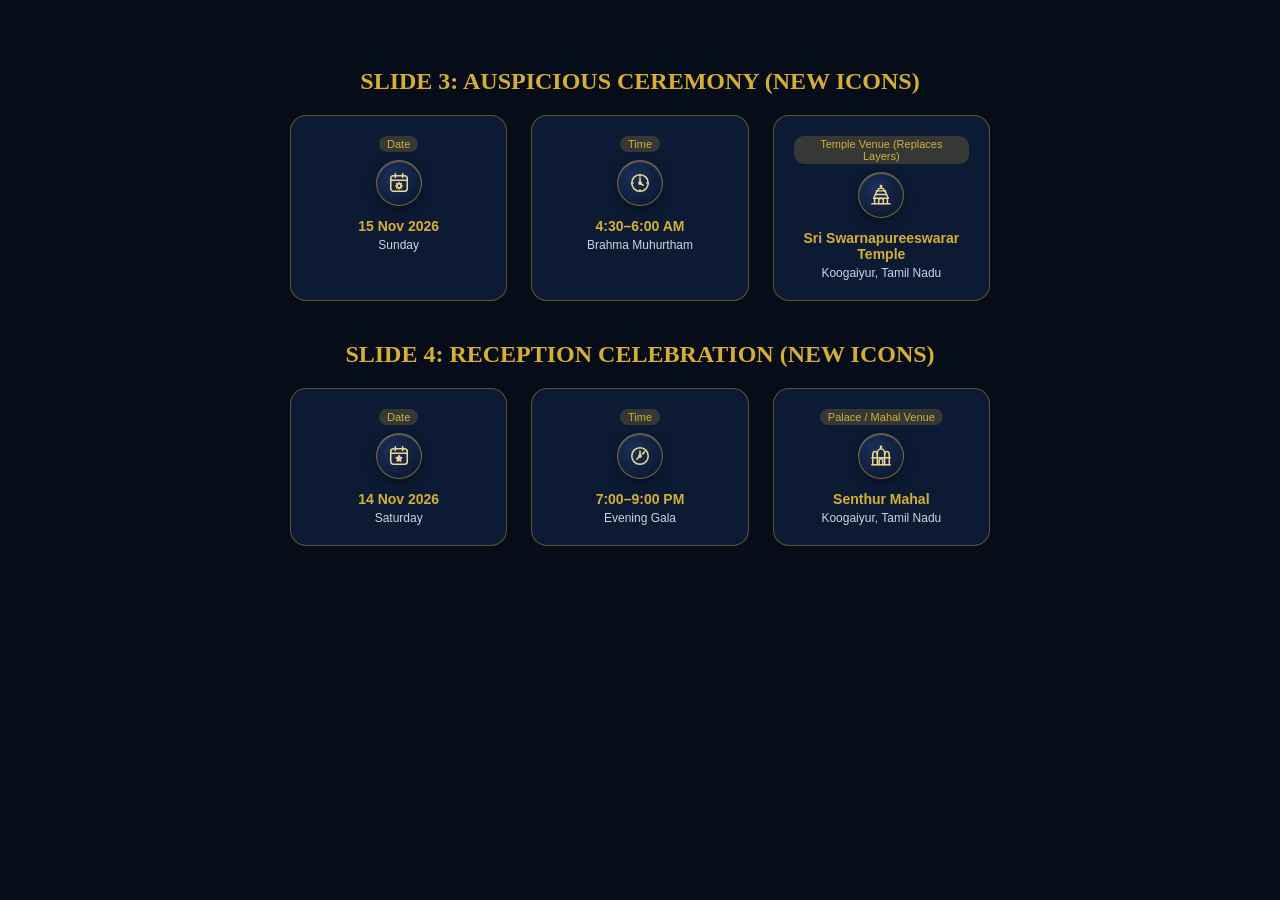
<file: Dinesh & Kayathri/scratch/test_svg_icons.html>
<!DOCTYPE html>
<html>
<head>
<meta charset="utf-8">
<style>
  body {
    background: #060c18;
    color: #fff;
    font-family: 'Poppins', sans-serif;
    padding: 40px;
    display: flex;
    flex-direction: column;
    align-items: center;
  }
  h2 { color: #d4af37; margin-bottom: 20px; font-family: 'Cinzel Decorative', serif; }
  .grid {
    display: grid;
    grid-template-columns: repeat(3, 1fr);
    gap: 24px;
    max-width: 700px;
    width: 100%;
  }
  .card {
    background: rgba(16, 30, 61, 0.8);
    border: 1px solid rgba(212, 175, 55, 0.4);
    border-radius: 16px;
    padding: 20px;
    display: flex;
    flex-direction: column;
    align-items: center;
    text-align: center;
  }
  .event-icon-circle {
    width: 44px;
    height: 44px;
    border-radius: 50%;
    background: radial-gradient(circle at 35% 35%, #1b2f5b, #0a1326);
    color: #edd88b;
    display: flex;
    align-items: center;
    justify-content: center;
    border: 1.5px solid rgba(212, 175, 55, 0.5);
    box-shadow: 0 4px 14px rgba(0,0,0,0.4), inset 0 1px 1px rgba(255,243,196,0.3);
    margin-bottom: 12px;
  }
  .title { font-size: 14px; color: #d4af37; font-weight: 600; }
  .sub { font-size: 12px; color: #cbd5e1; margin-top: 4px; }
  .badge { font-size: 11px; background: rgba(212, 175, 55, 0.2); color: #d4af37; padding: 2px 8px; border-radius: 10px; margin-bottom: 8px; }
</style>
</head>
<body>
  <h2>SLIDE 3: AUSPICIOUS CEREMONY (NEW ICONS)</h2>
  <div class="grid">
    <!-- Date -->
    <div class="card">
      <span class="badge">Date</span>
      <div class="event-icon-circle">
        <!-- Auspicious Vedic Calendar with Golden Surya / Mandala -->
        <svg width="22" height="22" viewBox="0 0 24 24" fill="none" stroke="currentColor" stroke-width="1.7" stroke-linecap="round" stroke-linejoin="round">
          <rect x="3" y="4" width="18" height="17" rx="3"/>
          <path d="M3 9h18"/>
          <path d="M8 2v4"/>
          <path d="M16 2v4"/>
          <!-- Auspicious Surya Mandala -->
          <circle cx="12" cy="15" r="2.2" stroke-width="1.6"/>
          <path d="M12 11.5v1.2"/>
          <path d="M12 17.3v1.2"/>
          <path d="M8.5 15h1.2"/>
          <path d="M14.3 15h1.2"/>
          <path d="M9.5 12.5l.8.8"/>
          <path d="M13.7 16.7l.8.8"/>
          <path d="M9.5 17.5l.8-.8"/>
          <path d="M13.7 13.3l.8-.8"/>
        </svg>
      </div>
      <div class="title">15 Nov 2026</div>
      <div class="sub">Sunday</div>
    </div>

    <!-- Time -->
    <div class="card">
      <span class="badge">Time</span>
      <div class="event-icon-circle">
        <!-- Auspicious Brahma Muhurtham Dial with Dawn Hour Hands -->
        <svg width="22" height="22" viewBox="0 0 24 24" fill="none" stroke="currentColor" stroke-width="1.7" stroke-linecap="round" stroke-linejoin="round">
          <circle cx="12" cy="12" r="9"/>
          <!-- Hands set to 5:00 AM Brahma Muhurtham -->
          <polyline points="12 6.5 12 12 15.5 14.5"/>
          <circle cx="12" cy="12" r="1.2" fill="currentColor"/>
          <!-- Dawn Hour Ticks -->
          <path d="M12 3v1.5"/>
          <path d="M21 12h-1.5"/>
          <path d="M12 21v-1.5"/>
          <path d="M3 12h1.5"/>
        </svg>
      </div>
      <div class="title">4:30–6:00 AM</div>
      <div class="sub">Brahma Muhurtham</div>
    </div>

    <!-- Venue: Sri Swarnapureeswarar Temple -->
    <div class="card">
      <span class="badge">Temple Venue (Replaces Layers)</span>
      <div class="event-icon-circle">
        <!-- Sacred Dravidian Hindu Temple Gopuram & Sanctum Arch -->
        <svg width="22" height="22" viewBox="0 0 24 24" fill="none" stroke="currentColor" stroke-width="1.6" stroke-linecap="round" stroke-linejoin="round">
          <!-- Sacred Kalasam Pinnacle -->
          <path d="M12 2v2.5"/>
          <circle cx="12" cy="2.5" r="0.8" fill="currentColor"/>
          <!-- Tier 1: Shikhara Dome -->
          <path d="M8.5 7.5c0-1.8 1.5-3 3.5-3s3.5 1.2 3.5 3"/>
          <path d="M7 7.5h10"/>
          <!-- Tier 2: Mid Gopuram Eaves -->
          <path d="M6 11.5h12"/>
          <path d="M7.5 7.5l-1.5 4"/>
          <path d="M16.5 7.5l1.5 4"/>
          <!-- Tier 3: Lower Eaves & Plinth -->
          <path d="M4 15.5h16"/>
          <path d="M6 11.5l-2 4"/>
          <path d="M18 11.5l2 4"/>
          <!-- Base Mandapam Pillars & Entrance -->
          <path d="M2 21.5h20"/>
          <path d="M5 15.5v6"/>
          <path d="M19 15.5v6"/>
          <!-- Sanctum Doorway with Arch -->
          <path d="M9.5 21.5v-3.5a2.5 2.5 0 0 1 5 0v3.5"/>
        </svg>
      </div>
      <div class="title">Sri Swarnapureeswarar Temple</div>
      <div class="sub">Koogaiyur, Tamil Nadu</div>
    </div>
  </div>

  <h2 style="margin-top: 40px;">SLIDE 4: RECEPTION CELEBRATION (NEW ICONS)</h2>
  <div class="grid">
    <!-- Date -->
    <div class="card">
      <span class="badge">Date</span>
      <div class="event-icon-circle">
        <!-- Royal Calendar with Celebratory Star -->
        <svg width="22" height="22" viewBox="0 0 24 24" fill="none" stroke="currentColor" stroke-width="1.7" stroke-linecap="round" stroke-linejoin="round">
          <rect x="3" y="4" width="18" height="17" rx="3"/>
          <path d="M3 9h18"/>
          <path d="M8 2v4"/>
          <path d="M16 2v4"/>
          <!-- Celebratory Star Cluster -->
          <path d="M12 11.5l.9 2 2.1.3-1.5 1.5.4 2.2-1.9-1-1.9 1 .4-2.2-1.5-1.5 2.1-.3z" fill="currentColor"/>
        </svg>
      </div>
      <div class="title">14 Nov 2026</div>
      <div class="sub">Saturday</div>
    </div>

    <!-- Time -->
    <div class="card">
      <span class="badge">Time</span>
      <div class="event-icon-circle">
        <!-- Evening Gala Dial (7:00 PM) with Crescent Night Sky -->
        <svg width="22" height="22" viewBox="0 0 24 24" fill="none" stroke="currentColor" stroke-width="1.7" stroke-linecap="round" stroke-linejoin="round">
          <circle cx="12" cy="12" r="9"/>
          <!-- Hands pointing to 7:00 PM -->
          <polyline points="12 6.5 12 12 8.5 15.5"/>
          <circle cx="12" cy="12" r="1.2" fill="currentColor"/>
          <!-- Evening crescent accent -->
          <path d="M17 7a3 3 0 0 1-2.5 2.5 3 3 0 0 0 2.5-2.5z" fill="currentColor"/>
        </svg>
      </div>
      <div class="title">7:00–9:00 PM</div>
      <div class="sub">Evening Gala</div>
    </div>

    <!-- Venue: Senthur Mahal -->
    <div class="card">
      <span class="badge">Palace / Mahal Venue</span>
      <div class="event-icon-circle">
        <!-- Grand Kalyana Mandapam / Celebration Mahal -->
        <svg width="22" height="22" viewBox="0 0 24 24" fill="none" stroke="currentColor" stroke-width="1.6" stroke-linecap="round" stroke-linejoin="round">
          <!-- Base plinth -->
          <path d="M2 21.5h20"/>
          <!-- Central Grand Palace Dome -->
          <path d="M8 9.5c0-3.2 1.8-5.5 4-5.5s4 2.3 4 5.5"/>
          <path d="M12 2v2"/>
          <circle cx="12" cy="2" r="0.7" fill="currentColor"/>
          <!-- Side Chhatris / Pavilions -->
          <path d="M3 10.5c0-2 1.2-3.5 2.5-3.5s2.5 1.5 2.5 3.5"/>
          <path d="M16 10.5c0-2 1.2-3.5 2.5-3.5s2.5 1.5 2.5 3.5"/>
          <!-- Columns / Facade -->
          <path d="M3 10.5v11"/>
          <path d="M21 10.5v11"/>
          <path d="M8 9.5v12"/>
          <path d="M16 9.5v12"/>
          <path d="M2 14h20"/>
          <!-- Grand Archway Door -->
          <path d="M10 21.5v-4.5a2 2 0 0 1 4 0v4.5"/>
        </svg>
      </div>
      <div class="title">Senthur Mahal</div>
      <div class="sub">Koogaiyur, Tamil Nadu</div>
    </div>
  </div>
</body>
</html>
</file>
